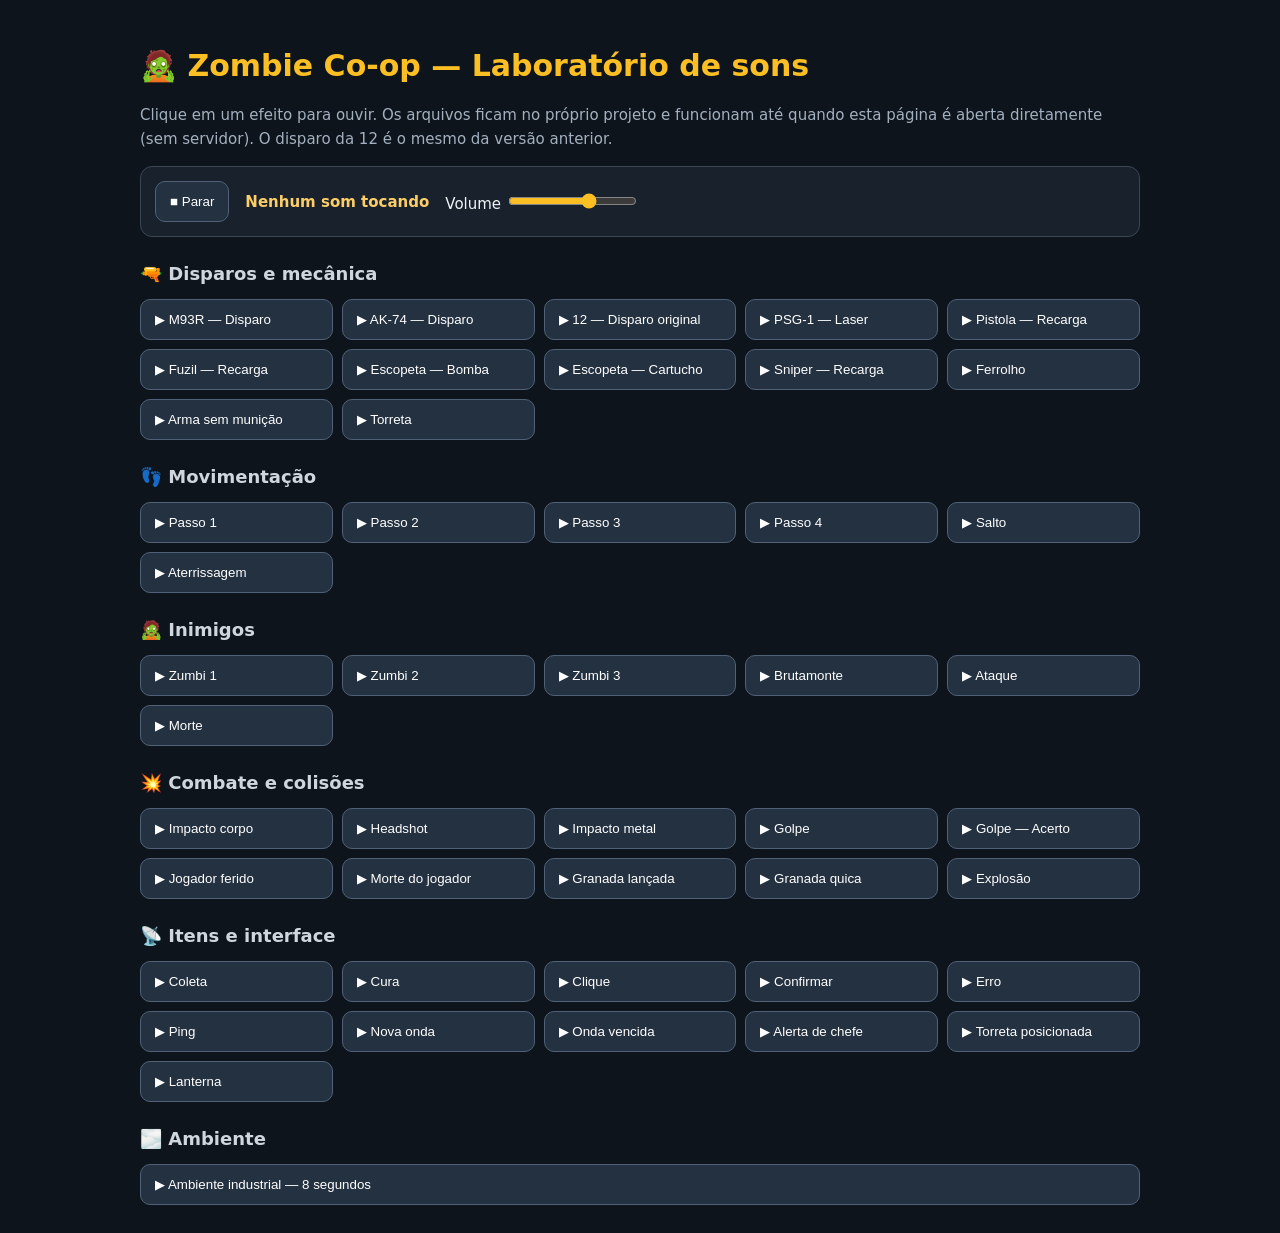
<file: OUVIR_SONS.html>
<!doctype html>
<html lang="pt-BR">
<head>
<meta charset="utf-8"><meta name="viewport" content="width=device-width,initial-scale=1">
<title>Zombie Co-op — Prévia dos efeitos sonoros</title>
<style>
:root{color-scheme:dark}body{font:15px system-ui,sans-serif;background:#0e141b;color:#f0f3f5;margin:0 auto;max-width:1000px;padding:28px 18px}h1{color:#fbbf24}h2{margin-top:26px;color:#d0d6dd;font-size:1.2em}.hint{color:#a3b0c0;line-height:1.6}.panel{background:#18212c;border:1px solid #3b4653;padding:14px;border-radius:12px;display:flex;align-items:center;gap:16px;flex-wrap:wrap;position:sticky;top:8px;z-index:2}button{background:#233141;color:#fff;border:1px solid #506177;border-radius:10px;padding:12px 14px;cursor:pointer;text-align:left}button:hover,button:focus{background:#445872;outline:2px solid #eab308}.grid{display:grid;grid-template-columns:repeat(auto-fit,minmax(165px,1fr));gap:9px}audio{display:none}small{color:#a9b8ca}input{accent-color:#fbbf24}#current{color:#fdce67;font-weight:700}</style>
</head>
<body>
<h1>🧟 Zombie Co-op — Laboratório de sons</h1>
<p class="hint">Clique em um efeito para ouvir. Os arquivos ficam no próprio projeto e funcionam até quando esta página é aberta diretamente (sem servidor). O disparo da 12 é o mesmo da versão anterior.</p>
<div class="panel"><button id="stop">■ Parar</button><span id="current" aria-live="polite">Nenhum som tocando</span><label>Volume <input id="volume" type="range" min="0" max="100" value="65" aria-label="Volume de prévia"></label></div>
<div id="groups"></div>
<audio id="preview" preload="none"></audio>
<script>
const groups={
'🔫 Disparos e mecânica':{'M93R — Disparo':'pistol_fire','AK-74 — Disparo':'rifle_fire','12 — Disparo original':'shotgun_fire','PSG-1 — Laser':'railgun_fire','Pistola — Recarga':'pistol_reload','Fuzil — Recarga':'rifle_reload','Escopeta — Bomba':'shotgun_pump','Escopeta — Cartucho':'shotgun_shell','Sniper — Recarga':'railgun_reload','Ferrolho':'weapon_bolt','Arma sem munição':'weapon_empty','Torreta':'turret_fire'},
'👣 Movimentação':{'Passo 1':'footstep_1','Passo 2':'footstep_2','Passo 3':'footstep_3','Passo 4':'footstep_4','Salto':'jump','Aterrissagem':'land'},
'🧟 Inimigos':{'Zumbi 1':'zombie_groan_1','Zumbi 2':'zombie_groan_2','Zumbi 3':'zombie_groan_3','Brutamonte':'zombie_groan_4','Ataque':'zombie_attack','Morte':'zombie_die'},
'💥 Combate e colisões':{'Impacto corpo':'impact_body','Headshot':'impact_head','Impacto metal':'impact_metal','Golpe':'melee_swing','Golpe — Acerto':'melee_hit','Jogador ferido':'damage_player','Morte do jogador':'death_player','Granada lançada':'grenade_throw','Granada quica':'grenade_bounce','Explosão':'explosion'},
'📡 Itens e interface':{'Coleta':'pickup','Cura':'heal','Clique':'ui_click','Confirmar':'ui_confirm','Erro':'ui_deny','Ping':'ping','Nova onda':'wave_start','Onda vencida':'wave_clear','Alerta de chefe':'boss_alarm','Torreta posicionada':'sentry_deploy','Lanterna':'flashlight'},
'🌫️ Ambiente':{'Ambiente industrial — 8 segundos':'ambient_industrial'}
};
const audio=document.getElementById('preview'), label=document.getElementById('current');
for(const [group,items] of Object.entries(groups)){
 const h=document.createElement('h2');h.textContent=group;document.getElementById('groups').append(h);
 const container=document.createElement('div');container.className='grid';document.getElementById('groups').append(container);
 for(const [name,file] of Object.entries(items)){
  const button=document.createElement('button');button.textContent='▶ '+name;
  button.addEventListener('click',()=>{ audio.pause();audio.src='assets/audio/'+file+'.wav'; audio.currentTime=0; audio.play().then(()=>{label.textContent=name;}).catch(()=>{label.textContent='Não foi possível tocar '+name;}); });container.append(button);
 }
}
document.getElementById('volume').addEventListener('input',e=>audio.volume=Number(e.target.value)/100);audio.volume=.65;
document.getElementById('stop').addEventListener('click',()=>{audio.pause();audio.currentTime=0;label.textContent='Parado';});
audio.addEventListener('ended',()=>label.textContent='Pronto para ouvir outro efeito');
</script>
</body>
</html>
</file>
